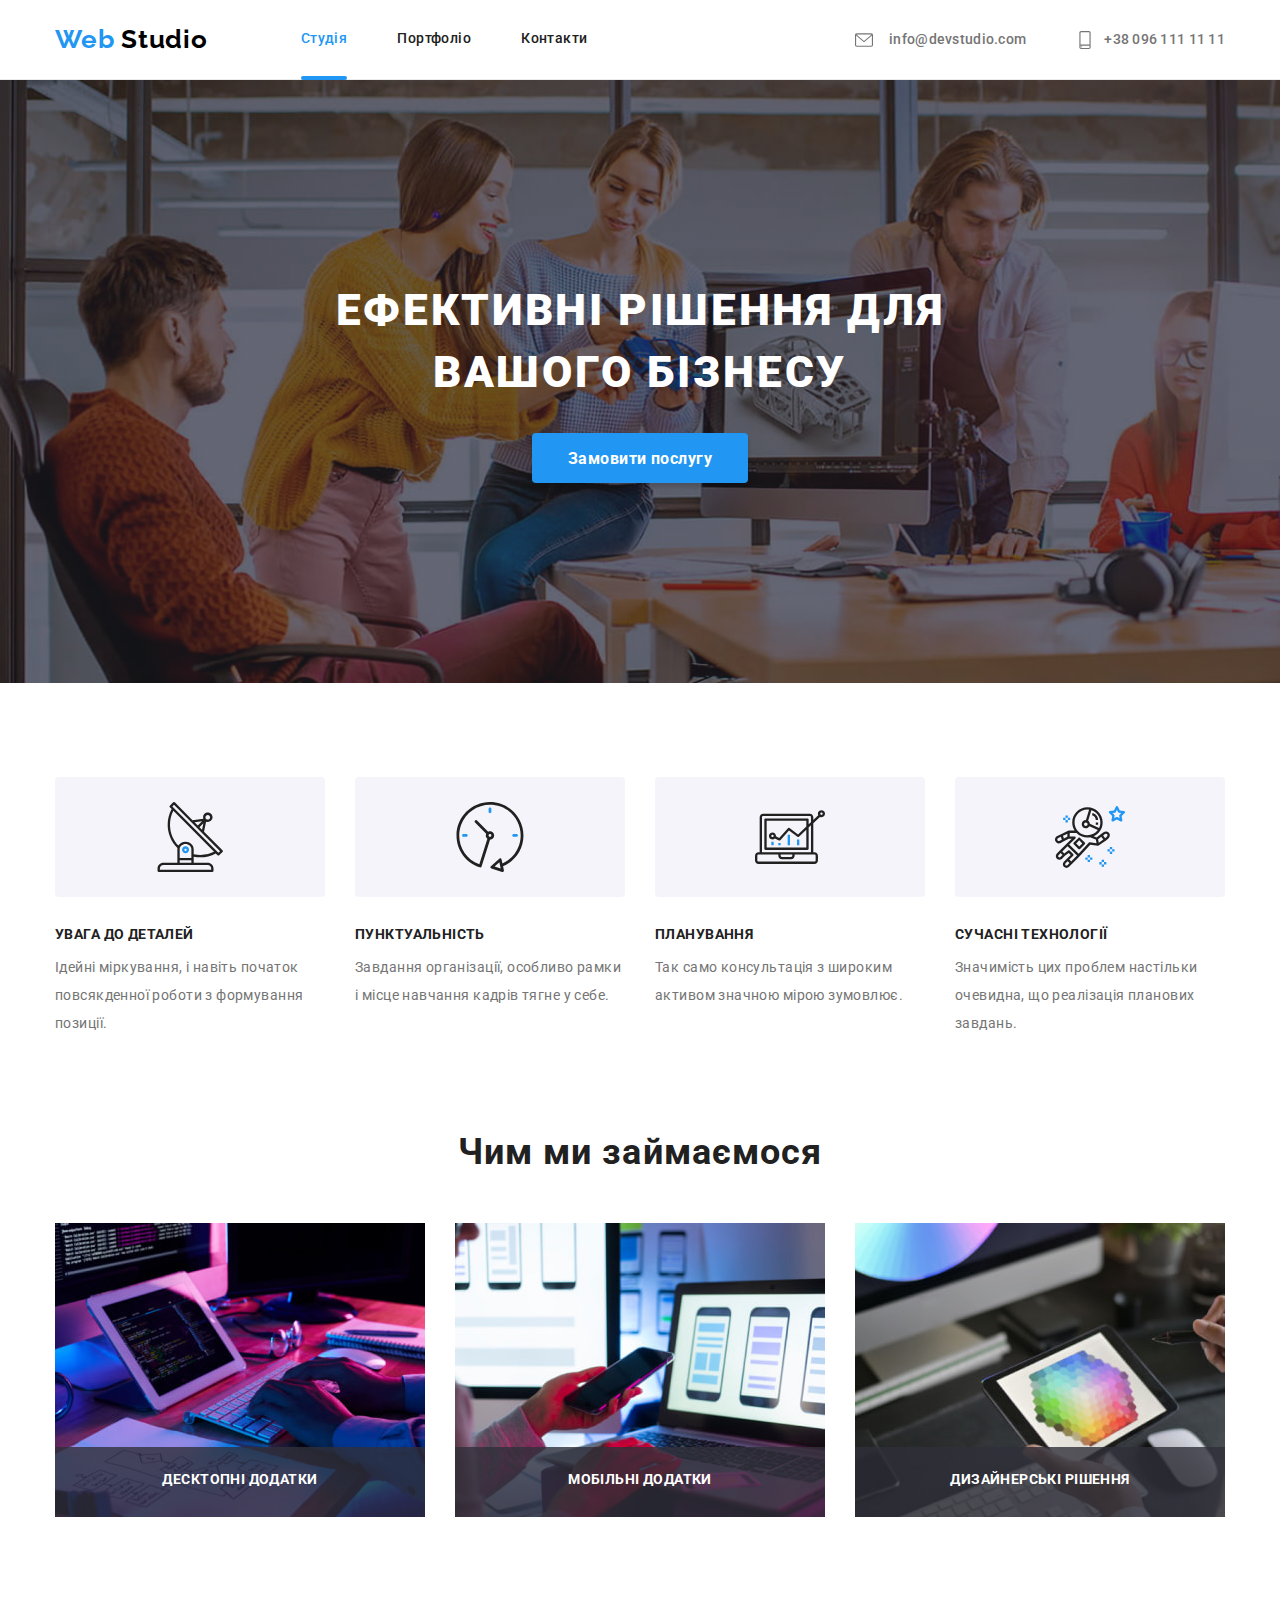
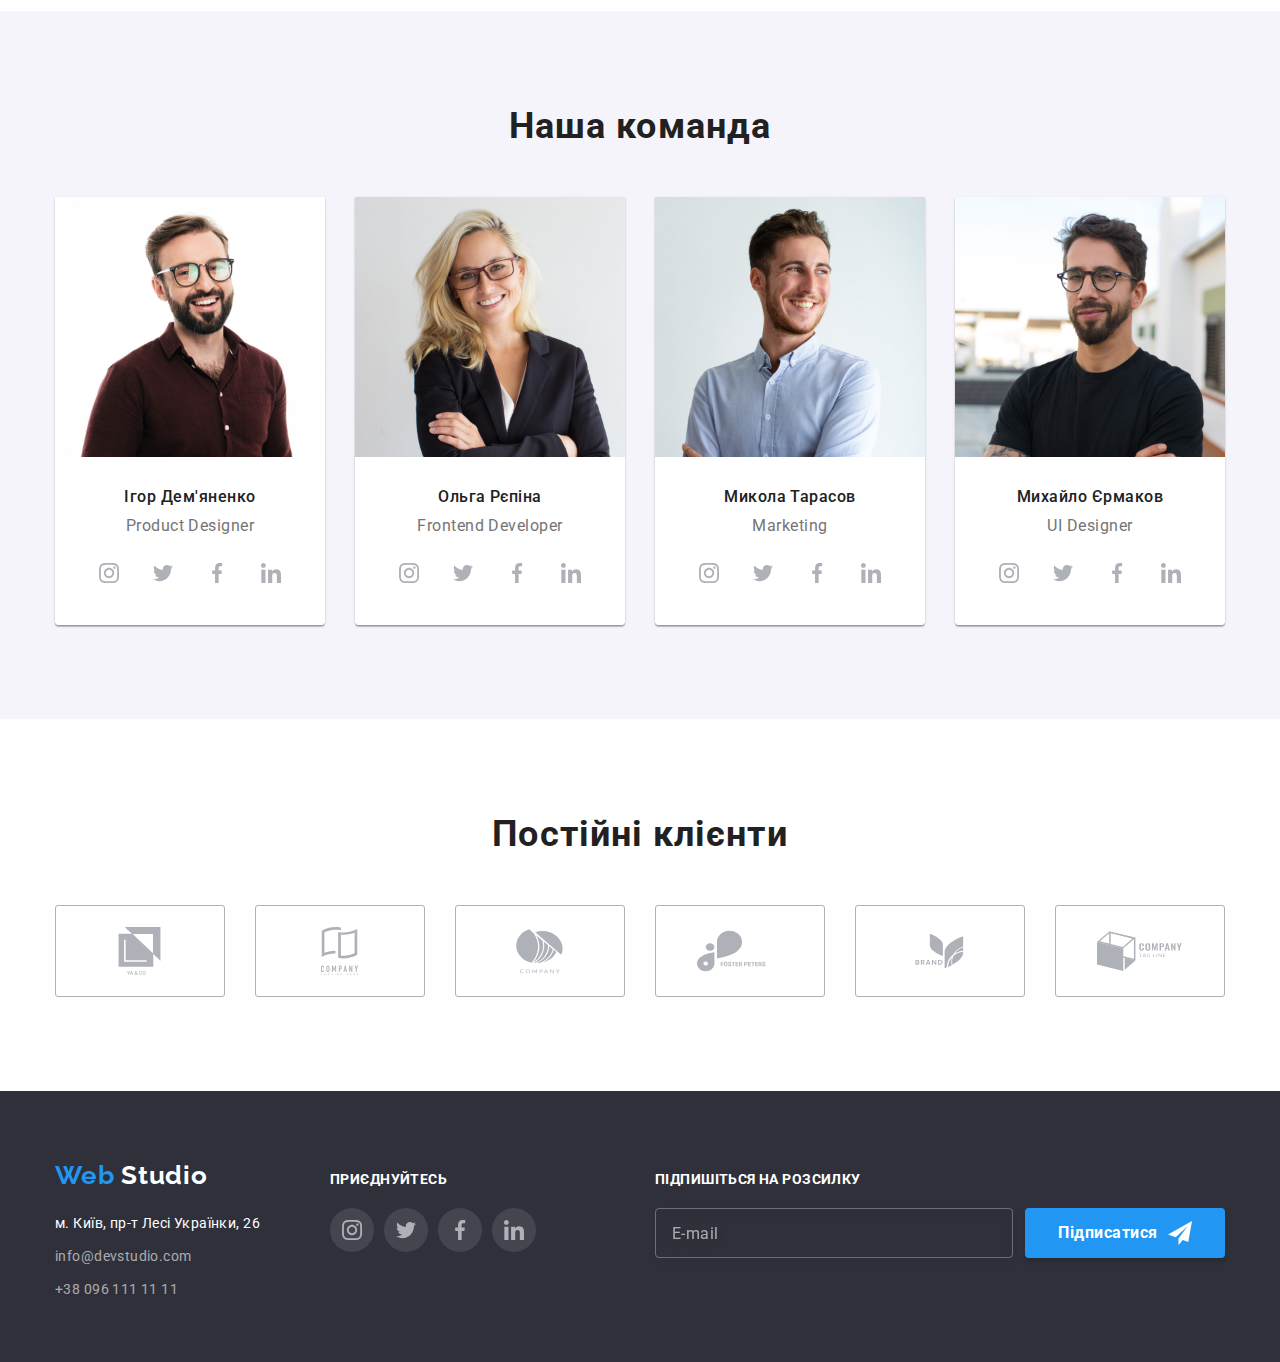
<file: index.html>
<!DOCTYPE html>
<html lang="uk">
	<head>
		<meta charset="UTF-8" />
		<meta http-equiv="X-UA-Compatible" content="IE=edge" />
		<meta name="viewport" content="width=device-width, initial-scale=1.0" />
		<title>Document</title>

		<link rel="preconnect" href="https://fonts.googleapis.com" />
		<link rel="preconnect" href="https://fonts.gstatic.com" crossorigin />
		<link
			href="https://fonts.googleapis.com/css2?family=Raleway:wght@700&family=Roboto:wght@400;500;700;900&display=swap"
			rel="stylesheet"
		/>

		<link
			rel="stylesheet"
			href="https://cdnjs.cloudflare.com/ajax/libs/modern-normalize/1.1.0/modern-normalize.min.css"
		/>
		<link rel="stylesheet" href="./css/main.min.css">
	</head>
	<body class="page">
		<header class="header">
			<div class="container flex-wrapper">
				<nav class="nav flex-wrapper">
					<a href="./index.html" class="logo">
						<span class="logo--accent">Web</span>
						Studio
					</a>
					<ul class="nav__list list">
						<li class="nav__li-item"><a class="nav__link nav__link--current" href="./index.html">Студія</a></li>
						<li class="nav__li-item"><a class="nav__link" href="./portfolio.html">Портфоліо</a></li>
						<li class="nav__li-item"><a class="nav__link" href="/">Контакти</a></li>
					</ul>
				</nav>
				<ul class="auth-nav list flex-wrapper">
					<li class="auth-nav__li-item">
						<a href="mailto:info@devstudio.com" class="auth-nav__link">
							<svg class="auth-nav__icon auth-nav__icon--envelope">
								<use href="./images/icons.svg#envelope"></use>
							</svg>
							info@devstudio.com
						</a>
					</li>
					<li class="auth-nav__li-item">
						<a href="tel:+380961111111" class="auth-nav__link">
							<svg class="auth-nav__icon auth-nav__icon--smartphon">
								<use href="./images/icons.svg#smartphone"></use>
							</svg>
							+38 096 111 11 11
						</a>
					</li>
				</ul>
			</div>
		</header>
		<main>
			<section class="hero">
				<div class="container">
					<h1 class="hero__title">
						Ефективні рішення для
						<br />
						вашого бізнесу
					</h1>
					<button type="button" class="button button--main" data-modal-open>Замовити послугу</button>
				</div>
			</section>
			<section class="features">
				<div class="container">
					<h2 class="section__title visually-hidden">Особливості</h2>
					<ul class="features__list list">
						<li class="features__li-item">
							<div class="features__items">
								<svg class="features__icon" width="70" height="70">
									<use href="./images/icons.svg#antenna"></use>
								</svg>
							</div>
							<h3 class="features__title">Увага до деталей</h3>
							<p class="features__txt">Ідейні міркування, і навіть початок повсякденної роботи з формування позиції.</p>
						</li>
						<li class="features__li-item">
							<div class="features__items">
								<svg class="features__icon" width="70" height="70">
									<use href="./images/icons.svg#clock"></use>
								</svg>
							</div>
							<h3 class="features__title">Пунктуальність</h3>
							<p class="features__txt">Завдання організації, особливо рамки і місце навчання кадрів тягне у себе.</p>
						</li>
						<li class="features__li-item">
							<div class="features__items">
								<svg class="features__icon" width="70" height="70">
									<use href="./images/icons.svg#diagram"></use>
								</svg>
							</div>
							<h3 class="features__title">Планування</h3>

							<p class="features__txt">Так само консультація з широким активом значною мірою зумовлює.</p>
						</li>
						<li class="features__li-item">
							<div class="features__items">
								<svg class="features__icon" width="70" height="70">
									<use href="./images/icons.svg#astronaut"></use>
								</svg>
							</div>
							<h3 class="features__title">Сучасні технології</h3>
							<p class="features__txt">Значимість цих проблем настільки очевидна, що реалізація планових завдань.</p>
						</li>
					</ul>
				</div>
			</section>
			<section class="activity">
				<div class="container">
					<h2 class="section__title">Чим ми займаємося</h2>
					<ul class="section__list list card-set">
						<li class="activity__li-item card-set__item">
							<img class="activity__img" src="./images/img_1.jpg" alt="Розробник пише код за комп'ютером " width="370" />
							<div class="activity__label">
								<h3 class="activity__subtitle">Десктопні додатки</h3>
							</div>
						</li>
						<li class="activity__li-item card-set__item">
							<img class="activity__img" src="./images/img_2.jpg" alt="Дизайнер розробляє мобільний додаток" width="370" />
							<div class="activity__label">
								<h3 class="activity__subtitle">Мобільні додатки</h3>
							</div>
						</li>
						<li class="activity__li-item card-set__item">
							<img class="activity__img" src="./images/img_3.jpg" alt="Дизайнер працює з кольорами" width="370" />
							<div class="activity__label">
								<h3 class="activity__subtitle">Дизайнерські рішення</h3>
							</div>
						</li>
					</ul>
				</div>
			</section>
			<section class="team">
				<div class="container">
					<h2 class="section__title">Наша команда</h2>
					<ul class="list card-set">
						<li class="team__li-item card-set__item card-set__item--team">
							<div class="team__card">
								<img src="./images/photo_1.jpg" alt="фото Ігор Дем'яненко" width="270" />
								<div class="team__txt">
									<h3 class="team__title">Ігор Дем'яненко</h3>
									<p class="team__position" lang="en">Product Designer</p>
									<ul class="social list flex-wrapper">
										<li class="social__item">
											<a class="social__link" href="#" target="_blank" rel="noopener norefer">
												<svg class="social__icon">
													<use href="./images/icons.svg#instagram"></use>
												</svg>
											</a>
										</li>
										<li class="social__item">
											<a class="social__link" href="#" target="_blank" rel="noopener norefer">
												<svg class="social__icon">
													<use href="./images/icons.svg#twitter"></use>
												</svg>
											</a>
										</li>
										<li class="social__item">
											<a class="social__link" href="#" target="_blank" rel="noopener norefer">
												<svg class="social__icon">
													<use href="./images/icons.svg#facebook"></use>
												</svg>
											</a>
										</li>
										<li class="social__item">
											<a class="social__link" href="#" target="_blank" rel="noopener norefer">
												<svg class="social__icon">
													<use href="./images/icons.svg#linkedin"></use>
												</svg>
											</a>
										</li>
									</ul>
								</div>
							</div>
						</li>
						<li class="team__li-item card-set__item card-set__item--team">
							<div class="team__card">
								<img src="./images/photo_2.jpg" alt="Фото Ольга Рєпіна" width="270" />
								<div class="team__txt">
									<h3 class="team__title">Ольга Рєпіна</h3>
									<p class="team__position" lang="en">Frontend Developer</p>
									<ul class="list flex-wrapper">
										<li class="social__item">
											<a class="social__link" href="#" target="_blank" rel="noopener norefer">
												<svg class="social__icon">
													<use href="./images/icons.svg#instagram"></use>
												</svg>
											</a>
										</li>
										<li class="social__item">
											<a class="social__link" href="#" target="_blank" rel="noopener norefer">
												<svg class="social__icon">
													<use href="./images/icons.svg#twitter"></use>
												</svg>
											</a>
										</li>
										<li class="social__item">
											<a class="social__link" href="#" target="_blank" rel="noopener norefer">
												<svg class="social__icon">
													<use href="./images/icons.svg#facebook"></use>
												</svg>
											</a>
										</li>
										<li class="social__item">
											<a class="social__link" href="#" target="_blank" rel="noopener norefer">
												<svg class="social__icon">
													<use href="./images/icons.svg#linkedin"></use>
												</svg>
											</a>
										</li>
									</ul>
								</div>
							</div>
						</li>
						<li class="team__li-item card-set__item card-set__item--team">
							<div class="team__card">
								<img src="./images/photo_3.jpg" alt="Фото Микола Тарасов" width="270" />
								<div class="team__txt">
									<h3 class="team__title">Микола Тарасов</h3>
									<p class="team__position" lang="en">Marketing</p>
									<ul class="list flex-wrapper">
										<li class="social__item">
											<a class="social__link" href="#" target="_blank" rel="noopener norefer">
												<svg class="social__icon">
													<use href="./images/icons.svg#instagram"></use>
												</svg>
											</a>
										</li>
										<li class="social__item">
											<a class="social__link" href="#" target="_blank" rel="noopener norefer">
												<svg class="social__icon">
													<use href="./images/icons.svg#twitter"></use>
												</svg>
											</a>
										</li>
										<li class="social__item">
											<a class="social__link" href="#" target="_blank" rel="noopener norefer">
												<svg class="social__icon">
													<use href="./images/icons.svg#facebook"></use>
												</svg>
											</a>
										</li>
										<li class="social__item">
											<a class="social__link" href="#" target="_blank" rel="noopener norefer">
												<svg class="social__icon">
													<use href="./images/icons.svg#linkedin"></use>
												</svg>
											</a>
										</li>
									</ul>
								</div>
							</div>
						</li>
						<li class="team__li-item card-set__item card-set__item--team">
							<div class="team__card">
								<img src="./images/photo_4.jpg" alt="Фото Михайло Єрмаков" width="270" />
								<div class="team__txt">
									<h3 class="team__title">Михайло Єрмаков</h3>
									<p class="team__position" lang="en">UI Designer</p>
									<div>
										<ul class="list flex-wrapper">
											<li class="social__item">
												<a class="social__link" href="#" target="_blank" rel="noopener norefer">
													<svg class="social__icon">
														<use href="./images/icons.svg#instagram"></use>
													</svg>
												</a>
											</li>
											<li class="social__item">
												<a class="social__link" href="#" target="_blank" rel="noopener norefer">
													<svg class="social__icon">
														<use href="./images/icons.svg#twitter"></use>
													</svg>
												</a>
											</li>
											<li class="social__item">
												<a class="social__link" href="#" target="_blank" rel="noopener norefer">
													<svg class="social__icon">
														<use href="./images/icons.svg#facebook"></use>
													</svg>
												</a>
											</li>
											<li class="social__item">
												<a class="social__link" href="#" target="_blank" rel="noopener norefer">
													<svg class="social__icon">
														<use href="./images/icons.svg#linkedin"></use>
													</svg>
												</a>
											</li>
										</ul>
									</div>
								</div>
							</div>
						</li>
					</ul>
				</div>
			</section>
			<div class="clients">
				<div class="container">
					<h2 class="section__title">Постійні клієнти</h2>
					<ul class="list flex-wrapper">
						<li class="clients__item">
							<a href="#" class="clients__link">
								<svg class="clients__logo">
									<use href="./images/icons.svg#logo-1"></use>
								</svg>
							</a>
						</li>
						<li class="clients__item">
							<a href="#" class="clients__link">
								<svg class="clients__logo">
									<use href="./images/icons.svg#logo-2"></use>
								</svg>
							</a>
						</li>
						<li class="clients__item">
							<a href="#" class="clients__link">
								<svg class="clients__logo">
									<use href="./images/icons.svg#logo-3"></use>
								</svg>
							</a>
						</li>
						<li class="clients__item">
							<a href="#" class="clients__link">
								<svg class="clients__logo">
									<use href="./images/icons.svg#logo-4"></use>
								</svg>
							</a>
						</li>
						<li class="clients__item">
							<a href="#" class="clients__link">
								<svg class="clients__logo">
									<use href="./images/icons.svg#logo-5"></use>
								</svg>
							</a>
						</li>
						<li class="clients__item">
							<a href="#" class="clients__link">
								<svg class="clients__logo">
									<use href="./images/icons.svg#logo-6"></use>
								</svg>
							</a>
						</li>
					</ul>
				</div>
			</section>
		</main>
		<footer class="footer">
			<div class="container footer__wrapper">
				<div class="footer__wrapper">
					<div class="footer__contacts">
						<a href="./index.html" class="logo logo--dark-them">
							<span class="logo--accent">Web</span>
							Studio
						</a>
						<address class="footer__contacts">
							<ul class="list">
								<li class="footer__contacts footer__contacts--physical">
									<a
										href="https://goo.gl/maps/3icZk8ziE2WaZkWX6"
										target="_blank"
										rel="noopener noreferrer"
										class="footer__link footer__link--physical"
									>
										м. Київ, пр-т Лесі Українки, 26
									</a>
								</li>
								<li class="footer__contacts"><a class="footer__link" href="mailto:info@devstudio.com">info@devstudio.com</a></li>
								<li class="footer__contacts"><a class="footer__link" href="tel:+380961111111">+38 096 111 11 11</a></li>
							</ul>
						</address>
					</div>
					<div class="footer__join">
						<h2 class="footer__title">приєднуйтесь</h2>
						<ul class="social list flex-wrapper">
							<li class="social__item">
								<a class="social__link" href="#" target="_blank" rel="noopener norefer">
									<svg class="social__icon social__icon--dsrk-them">
										<use href="./images/icons.svg#instagram"></use>
									</svg>
								</a>
							</li>
							<li class="social__item">
								<a class="social__link" href="#" target="_blank" rel="noopener norefer">
									<svg class="social__icon social__icon--dsrk-them">
										<use href="./images/icons.svg#twitter"></use>
									</svg>
								</a>
							</li>
							<li class="social__item">
								<a class="social__link" href="#" target="_blank" rel="noopener norefer">
									<svg class="social__icon social__icon--dsrk-them">
										<use href="./images/icons.svg#facebook"></use>
									</svg>
								</a>
							</li>
							<li class="social__item">
								<a class="social__link" href="#" target="_blank" rel="noopener norefer">
									<svg class="social__icon social__icon--dsrk-them">
										<use href="./images/icons.svg#linkedin"></use>
									</svg>
								</a>
							</li>
						</ul>
					</div>
				</div>
				<div class="footer__subscribe">
					<h2 class="footer__title">Підпишіться на розсилку</h2>
					<form class="footer__form">
						<div class="footer__send-block">
						<input class="footer__input" type="email" name="email" placeholder="E-mail" id="email"/>
						<button class="button button--send" type="submit">Підписатися
							<svg class="button__icon">
								<use href="./images/icons.svg#icon-send"></use>
							</svg>
						</button>
						</div>
					</form>
				</div>
			</div>
		</footer>
		<div class="backdrop is-hidden" data-modal>
			<div class="modal">
				<button type="button" class="modal__close" data-modal-close></button>
				<h2 class="modal__title">
					Залиште свої дані, ми вам передзвонимо
				</h2>
				<form name="modal__form" autocomplete="on" class="modal-form">
					<label class="modal__label">
						Ім'я
						<input class="modal__input" type="text" name="name">
						<span class="modal__icon-wrap">
							<svg class="modal__icon" width="18" height="18">
								<use href="./images/icons.svg#person-black"></use>
							</svg>
						</span>
					</label>
					
					<label class="modal__label">
						Телефон
						<input class="modal__input" type="tel" name="tel">
						<span class="modal__icon-wrap">
							<svg class="modal__icon" width="18" height="18">
								<use href="./images/icons.svg#phone-black"></use>
							</svg>
						</span>
					</label>
					
					<label class="modal__label">
						Пошта
						<input class="modal__input" type="email" name="mail">
						<span class="modal__icon-wrap">
							<svg class="modal__icon" width="18" height="18">
								<use href="./images/icons.svg#email-black"></use>
							</svg>
						</span>
					</label>
					
					<label class="modal__label">
						Коментар
						<textarea class="modal__comment" name="comment" rows="8" placeholder="Введіть текст"></textarea>
					</label>
					
					<label class="checkbox">
						<input class="checkbox__input" type="checkbox" name="policy">
						<svg class="checkbox__icon" width="18" height="18">
							<use href="./images/icons.svg#check"></use>
						</svg>
						Погоджуюся з розсилкою та приймаю 
						<a class="checkbox__link" href="#"> Умови договору</a>
					</label>

					<button class="button button--main" type="submit">Відправити</button>
				</form>
			</div>
		</div>
		<script src="./js/modal.js"></script>
	</body>
</html>
</file>
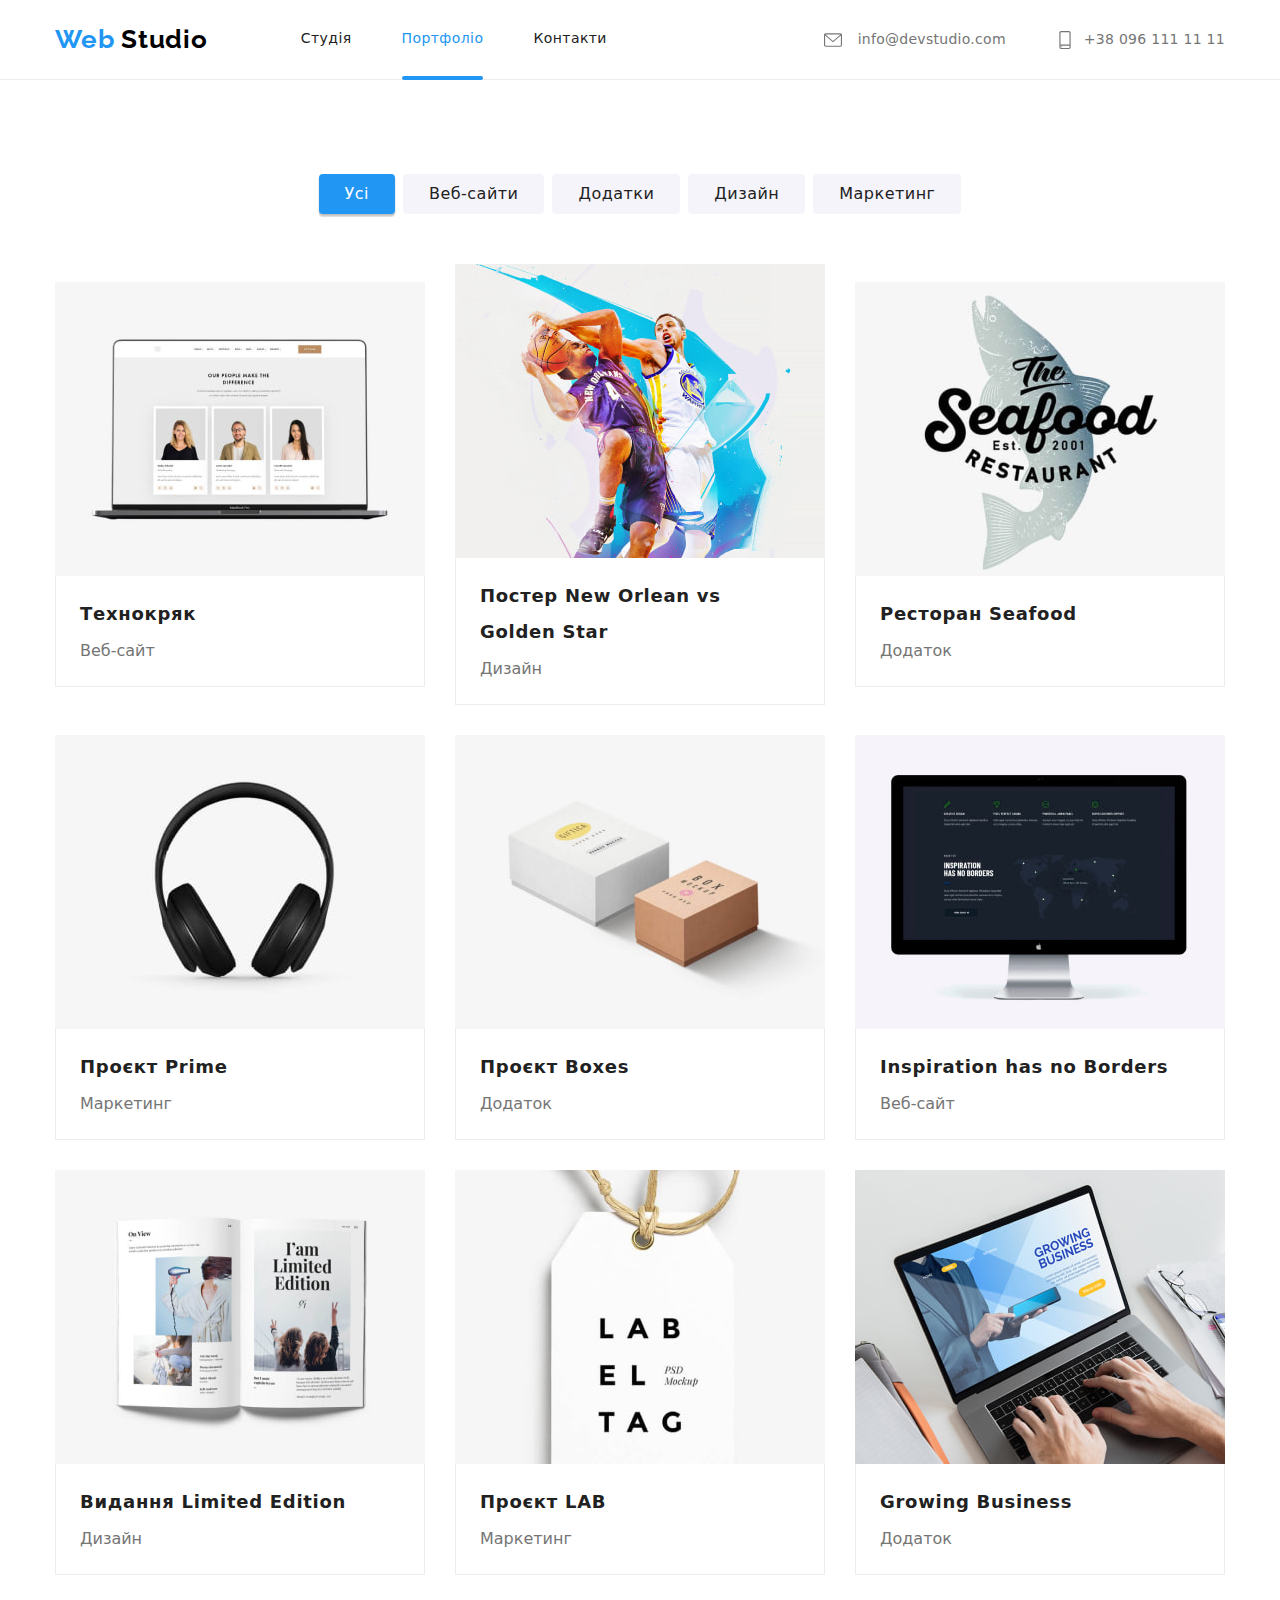
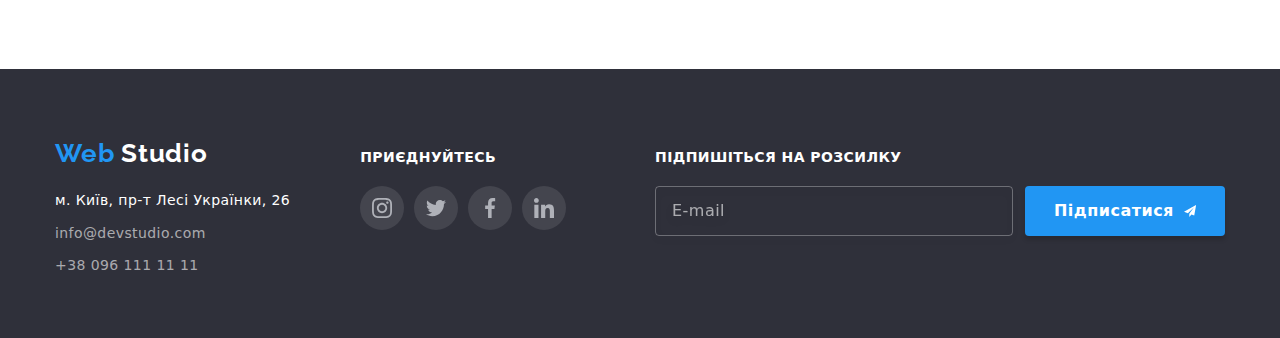
<file: portfolio.html>
<!DOCTYPE html>
<html lang="uk">
	<head>
		<meta charset="UTF-8" />
		<meta http-equiv="X-UA-Compatible" content="IE=edge" />
		<meta name="viewport" content="width=device-width, initial-scale=1.0" />
		<title>Document</title>
		<link rel="preconnect" href="https://fonts.googleapis.com" />
		<link rel="preconnect" href="https://fonts.gstatic.com" crossorigin />
		<link
			href="https://fonts.googleapis.com/css2?family=Raleway:wght@700&family=Roboto:wght@400;500;700;900&display=swap"
			rel="stylesheet"
		/>
		<link
			rel="stylesheet"
			href="https://cdnjs.cloudflare.com/ajax/libs/modern-normalize/1.1.0/modern-normalize.min.css"
		/>
		<link rel="stylesheet" href="./css/main.min.css">
	</head>
	<body>
		<header class="header">
			<div class="container flex-wrapper">
				<nav class="nav flex-wrapper">
					<a href="./index.html" class="logo">
						<span class="logo--accent">Web</span>
						Studio
					</a>
					<ul class="nav__list list">
						<li class="nav__li-item"><a class="nav__link" href="./index.html">Студія</a></li>
						<li class="nav__li-item"><a class="nav__link nav__link--current" href="./portfolio.html">Портфоліо</a></li>
						<li class="nav__li-item"><a class="nav__link" href="/">Контакти</a></li>
					</ul>
				</nav>
				<ul class="auth-nav list flex-wrapper">
					<li class="auth-nav__li-item">
						<a href="mailto:info@devstudio.com" class="auth-nav__link">
							<svg class="auth-nav__icon auth-nav__icon--envelope">
								<use href="./images/icons.svg#envelope"></use>
							</svg>
							info@devstudio.com
						</a>
					</li>
					<li class="auth-nav__li-item">
						<a href="tel:+380961111111" class="auth-nav__link">
							<svg class="auth-nav__icon auth-nav__icon--smartphon">
								<use href="./images/icons.svg#smartphone"></use>
							</svg>
							+38 096 111 11 11
						</a>
					</li>
				</ul>
			</div>
		</header>
		<main>
			<section class="portfolio">
				<div class="container">
					<h1 class="visually-hidden">Наші проєкти</h1>
					<ul class="list portfolio-nav">
						<li class="portfolio-nav__item">
							<button type="button" class="portfolio-nav__btn active">Усі</button>
						</li>
						<li class="portfolio-nav__item">
							<button type="button" class="portfolio-nav__btn">Веб-сайти</button>
						</li>
						<li class="portfolio-nav__item">
							<button type="button" class="portfolio-nav__btn">Додатки</button>
						</li>
						<li class="portfolio-nav__item">
							<button type="button" class="portfolio-nav__btn">Дизайн</button>
						</li>
						<li class="portfolio-nav__item">
							<button type="button" class="portfolio-nav__btn">Маркетинг</button>
						</li>
					</ul>
					<ul class="list card-set">
						<li class="portfolio__item card-set__item">
							<a href="#" class="portfolio__link">
								<div class="portfolio__thumb">
									<div class="portfolio__overlay">
										<p class="portfolio__overlay-txt">Ресурс пропонує комплексні пропозиції з різним рівнем функціоналу та сервісів. Все це дозволить відвідувачу отримати вичерпні відомості про компанію чи приватну особу.</p>
									</div>
									<img src="./images/portfolio_img_1.jpg" alt="Веб-сайт компанії Технокряк" width="370" />
								</div>
								<div class="portfolio__info">
									<h2 class="portfolio__subtitle">Технокряк</h2>
									<p class="portfolio__text">Веб-сайт</p>
								</div>
							</a>
						</li>
						<li class="portfolio__item card-set__item">
							<a href="#" class="portfolio__link">
								<div class="portfolio__thumb">
									<div class="portfolio__overlay">
										<p class="portfolio__overlay-txt">Ресурс пропонує комплексні пропозиції з різним рівнем функціоналу та сервісів. Все це дозволить відвідувачу отримати вичерпні відомості про компанію чи приватну особу.</p>
									</div>
								<img src="./images/portfolio_img_2.jpg" alt="Дизайн постера New Orlean vsGolden Star" width="370" />
									</div>
								<div class="portfolio__info">
									<h2 class="portfolio__subtitle">Постер New Orlean vs Golden Star</h2>
									<p class="portfolio__text">Дизайн</p>
								</div>
							</a>
						</li>
						<li class="portfolio__item card-set__item">
							<a href="#" class="portfolio__link">
																<div class="portfolio__thumb">
									<div class="portfolio__overlay">
										<p class="portfolio__overlay-txt">Ресурс пропонує комплексні пропозиції з різним рівнем функціоналу та сервісів. Все це дозволить відвідувачу отримати вичерпні відомості про компанію чи приватну особу.</p>
									</div>
								<img src="./images/portfolio_img_3.jpg" alt="Логотип ресторану Seafood" width="370" />
									</div>
								<div class="portfolio__info">
									<h2 class="portfolio__subtitle">Ресторан Seafood</h2>
									<p class="portfolio__text">Додаток</p>
								</div>
							</a>
						</li>
						<li class="portfolio__item card-set__item">
							<a href="#" class="portfolio__link">
																<div class="portfolio__thumb">
									<div class="portfolio__overlay">
										<p class="portfolio__overlay-txt">Ресурс пропонує комплексні пропозиції з різним рівнем функціоналу та сервісів. Все це дозволить відвідувачу отримати вичерпні відомості про компанію чи приватну особу.</p>
									</div>
								<img src="./images/portfolio_img_4.jpg" alt="Навушники чорного кольору" width="370" />
									</div>
								<div class="portfolio__info">
									<h2 class="portfolio__subtitle">Проєкт Prime</h2>
									<p class="portfolio__text">Маркетинг</p>
								</div>
							</a>
						</li>
						<li class="portfolio__item card-set__item">
							<a href="#" class="portfolio__link">
																<div class="portfolio__thumb">
									<div class="portfolio__overlay">
										<p class="portfolio__overlay-txt">Ресурс пропонує комплексні пропозиції з різним рівнем функціоналу та сервісів. Все це дозволить відвідувачу отримати вичерпні відомості про компанію чи приватну особу.</p>
									</div>
								<img src="./images/portfolio_img_5.jpg" alt="Дві картонних коробки з лого Boxes" width="370" />
									</div>
								<div class="portfolio__info">
									<h2 class="portfolio__subtitle">Проєкт Boxes</h2>
									<p class="portfolio__text">Додаток</p>
								</div>
							</a>
						</li>
						<li class="portfolio__item card-set__item">
							<a href="#" class="portfolio__link">
																<div class="portfolio__thumb">
									<div class="portfolio__overlay">
										<p class="portfolio__overlay-txt">Ресурс пропонує комплексні пропозиції з різним рівнем функціоналу та сервісів. Все це дозволить відвідувачу отримати вичерпні відомості про компанію чи приватну особу.</p>
									</div>
								<img
									src="./images/portfolio_img_6.jpg"
									alt="Компьютер з відкритим сайтом Inspiration has no Borders"
									width="370"
								/>
									</div>
								<div class="portfolio__info">
									<h2 class="portfolio__subtitle">Inspiration has no Borders</h2>
									<p class="portfolio__text">Веб-сайт</p>
								</div>
							</a>
						</li>
						<li class="portfolio__item card-set__item">
							<a href="#" class="portfolio__link">
																<div class="portfolio__thumb">
									<div class="portfolio__overlay">
										<p class="portfolio__overlay-txt">Ресурс пропонує комплексні пропозиції з різним рівнем функціоналу та сервісів. Все це дозволить відвідувачу отримати вичерпні відомості про компанію чи приватну особу.</p>
									</div>
								<img
									src="./images/portfolio_img_7.jpg"
									alt="Дизайн розвороту книги видання Limited Edition"
									width="370"
								/>
									</div>
								<div class="portfolio__info">
									<h2 class="portfolio__subtitle">Видання Limited Edition</h2>
									<p class="portfolio__text">Дизайн</p>
								</div>
							</a>
						</li>
						<li class="portfolio__item card-set__item">
							<a href="#" class="portfolio__link">
																<div class="portfolio__thumb">
									<div class="portfolio__overlay">
										<p class="portfolio__overlay-txt">Ресурс пропонує комплексні пропозиції з різним рівнем функціоналу та сервісів. Все це дозволить відвідувачу отримати вичерпні відомості про компанію чи приватну особу.</p>
									</div>
								<img src="./images/portfolio_img_8.jpg" alt="Паперовий тег з логотипом Проєкт LAB" width="370" />
									</div>
								<div class="portfolio__info">
									<h2 class="portfolio__subtitle">Проєкт LAB</h2>
									<p class="portfolio__text">Маркетинг</p>
								</div>
							</a>
						</li>
						<li class="portfolio__item card-set__item">
							<a href="#" class="portfolio__link">
								<div class="portfolio__thumb">
									<div class="portfolio__overlay">
										<p class="portfolio__overlay-txt">Ресурс пропонує комплексні пропозиції з різним рівнем функціоналу та сервісів. Все це дозволить відвідувачу отримати вичерпні відомості про компанію чи приватну особу.</p>
									</div>
								<img src="./images/portfolio_img_9.jpg" alt="Відкритий ноутбук з додатком Growing Business" width="370" />
									</div>
								<div class="portfolio__info">
									<h2 class="portfolio__subtitle">Growing Business</h2>
									<p class="portfolio__text">Додаток</p>
								</div>
							</a>
						</li>
					</ul>
				</div>
			</section>
		</main>
		<footer class="footer">
			<div class="container footer__wrapper">
				<div class="footer__wrapper">
					<div class="footer__contacts">
						<a href="./index.html" class="logo logo--dark-them">
							<span class="logo--accent">Web</span>
							Studio
						</a>
						<address class="footer__contacts">
							<ul class="list">
								<li class="footer__contacts footer__contacts--physical">
									<a
										href="https://goo.gl/maps/3icZk8ziE2WaZkWX6"
										target="_blank"
										rel="noopener noreferrer"
										class="footer__link footer__link--physical"
									>
										м. Київ, пр-т Лесі Українки, 26
									</a>
								</li>
								<li class="footer__contacts"><a class="footer__link" href="mailto:info@devstudio.com">info@devstudio.com</a></li>
								<li class="footer__contacts"><a class="footer__link" href="tel:+380961111111">+38 096 111 11 11</a></li>
							</ul>
						</address>
					</div>
					<div class="footer__join">
						<h2 class="footer__title">приєднуйтесь</h2>
						<ul class="social list flex-wrapper">
							<li class="social__item">
								<a class="social__link" href="#" target="_blank" rel="noopener norefer">
									<svg class="social__icon social__icon--dsrk-them">
										<use href="./images/icons.svg#instagram"></use>
									</svg>
								</a>
							</li>
							<li class="social__item">
								<a class="social__link" href="#" target="_blank" rel="noopener norefer">
									<svg class="social__icon social__icon--dsrk-them">
										<use href="./images/icons.svg#twitter"></use>
									</svg>
								</a>
							</li>
							<li class="social__item">
								<a class="social__link" href="#" target="_blank" rel="noopener norefer">
									<svg class="social__icon social__icon--dsrk-them">
										<use href="./images/icons.svg#facebook"></use>
									</svg>
								</a>
							</li>
							<li class="social__item">
								<a class="social__link" href="#" target="_blank" rel="noopener norefer">
									<svg class="social__icon social__icon--dsrk-them">
										<use href="./images/icons.svg#linkedin"></use>
									</svg>
								</a>
							</li>
						</ul>
					</div>
				</div>
				<div class="footer__subscribe">
					<h2 class="footer__title">Підпишіться на розсилку</h2>
					<form class="footer__form">
						<div class="footer__send-block">
						<input class="footer__input" type="email" name="email" placeholder="E-mail" id="email"/>
						<button class="button--send" type="submit">Підписатися
							<svg class="button__icon">
								<use href="./images/icons.svg#icon-send"></use>
							</svg>
						</button>
						</div>
					</form>
				</div>
			</div>
		</footer>
	</body>
</html>
</file>
<file: css/main.min.css>
:root{--main-font: "Roboto", Verdana, Arial, Helvetica, sans-serif;--main-font-size: 14px;--main-text-color: #757575;--title-text-color: #212121;--acsent-color: #2196F3;--white-color: #FFFFFF;--light-bg-color: #F5F4FA;--dark-bg-color: #2F303A;--button-color: #F5F4FA;--icons-color: #AFB1B8;--items: 3;--indent: 30px}h1,h2,h3,ul,p,img{margin:0}img{display:block}.list{padding:0;list-style:none}.visually-hidden{position:absolute;width:1px;height:1px;margin:-1px;border:0;padding:0;white-space:nowrap;-webkit-clip-path:inset(100%);clip-path:inset(100%);clip:rect(0 0 0 0);overflow:hidden}html{scroll-behavior:smooth}.flex-wrapper{display:-webkit-box;display:-ms-flexbox;display:flex;-webkit-box-align:center;-ms-flex-align:center;align-items:center}.page{font-family:var(--main-font);font-style:normal;font-weight:400;font-size:14px;line-height:1.71;letter-spacing:.03em;color:var(--main-text-color);background-color:var(--white-color);position:relative}.container{width:1200px;padding:0 15px;margin:0 auto}.section__title{margin-bottom:50px;text-align:center;font-weight:700;font-size:36px;line-height:1.167;letter-spacing:.03em;color:var(--title-text-color)}.card-set{display:-webkit-box;display:-ms-flexbox;display:flex;-webkit-box-align:center;-ms-flex-align:center;align-items:center;-ms-flex-wrap:wrap;flex-wrap:wrap;gap:var(--indent)}.card-set__item{-ms-flex-preferred-size:calc((100% - var(--indent)*(var(--items) - 1))/var(--items));flex-basis:calc((100% - var(--indent)*(var(--items) - 1))/var(--items))}.card-set__item--team{--items: 4}.portfolio-nav__btn,.button--send,.button--main{cursor:pointer;border-radius:4px;border:1px solid rgba(0,0,0,0)}.button--main{display:block;margin:0 auto;padding:10px 32px;width:216px;height:50px;font-weight:700;font-size:16px;line-height:1.88;letter-spacing:.03em;color:var(--white-color);-webkit-box-shadow:0px 4px 4px rgba(0,0,0,.15);box-shadow:0px 4px 4px rgba(0,0,0,.15);background-color:var(--acsent-color)}.button--send{background-color:var(--acsent-color);width:200px;padding:9px 28px;display:-webkit-box;display:-ms-flexbox;display:flex;-webkit-box-pack:center;-ms-flex-pack:center;justify-content:center;-webkit-box-align:center;-ms-flex-align:center;align-items:center;font-weight:700;font-size:16px;line-height:1.88;letter-spacing:.03em;color:var(--white-color);-webkit-box-shadow:0px 4px 4px rgba(0,0,0,.15);box-shadow:0px 4px 4px rgba(0,0,0,.15)}.button__icon{margin-left:10px;width:24px;height:24px;fill:var(--white-color)}.logo{margin-right:93px;text-decoration:none;font-family:"Raleway",sans-serif;font-weight:700;font-size:26px;line-height:1.19;letter-spacing:.03em;color:#000}.logo--accent{color:var(--acsent-color)}.logo--dark-them{margin-right:0;color:var(--white-color)}.header{border-bottom:1px solid #ececec;height:80px;border-bottom:1px solid #ececec;display:-webkit-box;display:-ms-flexbox;display:flex}.nav__list{display:-webkit-box;display:-ms-flexbox;display:flex;-webkit-box-pack:justify;-ms-flex-pack:justify;justify-content:space-between;-webkit-box-align:center;-ms-flex-align:center;align-items:center}.nav__link{display:inline-block;padding-top:32px;padding-bottom:33px;font-weight:500;font-size:14px;line-height:1.14;letter-spacing:.03em;color:#212121;text-decoration:none;-webkit-transition:color 250ms cubic-bezier(0.4, 0, 0.2, 1);transition:color 250ms cubic-bezier(0.4, 0, 0.2, 1)}.nav__link--current{color:var(--acsent-color);position:relative}.nav__link--current::after{content:"";position:absolute;bottom:0;display:block;width:100%;height:4px;background-color:var(--acsent-color);border-radius:2px}.nav__link:hover,.nav__link:focus{color:var(--acsent-color)}.nav__li-item:not(:first-child){margin-left:50px}.auth-nav{margin-left:auto}.auth-nav__li-item+.auth-nav__li-item{margin-left:50px}.auth-nav__link{display:-webkit-box;display:-ms-flexbox;display:flex;-webkit-box-align:center;-ms-flex-align:center;align-items:center;font-weight:500;font-size:14px;line-height:1.14;letter-spacing:.02em;color:var(--main-text-color);text-decoration:none;-webkit-transition:color 250ms cubic-bezier(0.4, 0, 0.2, 1);transition:color 250ms cubic-bezier(0.4, 0, 0.2, 1)}.auth-nav__link:hover,.auth-nav__link:focus{color:var(--acsent-color)}.auth-nav__icon{display:inline-block;fill:currentcolor}.auth-nav__icon--envelope{margin-right:10px;width:30px;height:18px}.auth-nav__icon--smartphon{margin-right:10px;width:18px;height:30px}.hero{padding-top:200px;padding-bottom:200px;max-width:1600px;margin:0 auto;background-color:var(--dark-bg-color);text-align:center;background-image:-webkit-gradient(linear, left top, right top, from(rgba(47, 48, 58, 0.4)), to(rgba(47, 48, 58, 0.4))),url("../images/hero_bg.jpg");background-image:linear-gradient(to right, rgba(47, 48, 58, 0.4), rgba(47, 48, 58, 0.4)),url("../images/hero_bg.jpg");background-size:cover;background-repeat:no-repeat}.hero__title{margin-bottom:30px;font-weight:900;font-size:44px;line-height:1.4;letter-spacing:.06em;color:var(--white-color);text-transform:uppercase}.features{padding-top:94px;padding-bottom:0px;border-color:var(--white-color)}.features__list{display:-webkit-box;display:-ms-flexbox;display:flex;-webkit-box-align:start;-ms-flex-align:start;align-items:flex-start}.features__li-item{width:calc((100% - 90px)/4);margin-right:30px}.features__li-item:last-child{margin-right:0}.features__items{display:-webkit-box;display:-ms-flexbox;display:flex;-webkit-box-align:center;-ms-flex-align:center;align-items:center;-webkit-box-pack:center;-ms-flex-pack:center;justify-content:center;width:270px;height:120px;margin-bottom:30px;background:var(--light-bg-color);border-radius:4px}.features__icon{display:inline-block;fill:currentcolor}.features__title{margin-bottom:10px;font-weight:700;font-size:14px;line-height:1.14;letter-spacing:.03em;color:var(--title-text-color);text-transform:uppercase}.features__txt{line-height:2}.activity{padding-top:94px;padding-bottom:94px;border-color:var(--white-color)}.activity__li-item{position:relative}.activity__label{position:absolute;bottom:0;width:100%;height:70px;padding-top:25px;background-color:rgba(47,48,58,.8)}.activity__subtitle{font-weight:700;font-size:14px;line-height:1.14;letter-spacing:.03em;color:#fff;text-transform:uppercase;text-align:center}.social__icon--dsrk-them{fill:var(--white-color);-webkit-transition:fill 250ms cubic-bezier(0.4, 0, 0.2, 1);transition:fill 250ms cubic-bezier(0.4, 0, 0.2, 1)}.social__link{display:-webkit-box;display:-ms-flexbox;display:flex;-webkit-box-pack:center;-ms-flex-pack:center;justify-content:center;-webkit-box-align:center;-ms-flex-align:center;align-items:center;width:44px;height:44px;background-color:rgba(255,255,255,.1);border-radius:50%;-webkit-transition:background-color 250ms cubic-bezier(0.4, 0, 0.2, 1);transition:background-color 250ms cubic-bezier(0.4, 0, 0.2, 1)}.social__link:hover,.social__link:focus{background-color:var(--acsent-color)}.social__item{position:relative;width:calc((100% - 30px)/4);-o-object-position:center;object-position:center}.social__item:not(:first-child){margin-left:10px}.social__icon{fill:var(--icons-color);position:absolute;width:20px;height:20px;top:50%;left:50%;-webkit-transform:translate(-50%, -50%);transform:translate(-50%, -50%);-webkit-transition:fill 250ms cubic-bezier(0.4, 0, 0.2, 1);transition:fill 250ms cubic-bezier(0.4, 0, 0.2, 1)}.social__link:hover .social__icon,.social__link:focus .social__icon{fill:var(--white-color)}.team{padding-top:94px;padding-bottom:94px;background-color:var(--light-bg-color)}.team__card{border-radius:0px 0px 4px 4px;-webkit-box-shadow:0px 1px 3px rgba(0,0,0,.12),0px 1px 1px rgba(0,0,0,.14),0px 2px 1px rgba(0,0,0,.2);box-shadow:0px 1px 3px rgba(0,0,0,.12),0px 1px 1px rgba(0,0,0,.14),0px 2px 1px rgba(0,0,0,.2)}.team__txt{padding:30px 32px;border-radius:0px 0px 4px 4px;background-color:var(--white-color)}.team__title{margin-bottom:10px;text-align:center;font-weight:500;font-size:16px;line-height:1.19;letter-spacing:.03em;color:var(--title-text-color)}.team__li-item{text-align:center}.team__position{margin-bottom:16px;font-weight:400;font-size:16px;line-height:1.19;letter-spacing:.03em;color:var(--main-text-color);font-size:16px;line-height:1.19;text-align:center}.clients{padding-top:94px;padding-bottom:94px}.clients__item{height:92px;width:calc((100% - 150px)/6)}.clients__item:not(:first-child){margin-left:30px}.clients__link{display:-webkit-box;display:-ms-flexbox;display:flex;-webkit-box-pack:center;-ms-flex-pack:center;justify-content:center;-webkit-box-align:center;-ms-flex-align:center;align-items:center;width:100%;height:100%;border:1px solid #afb1b8;border-radius:3px;-webkit-transition:border 250ms cubic-bezier(0.4, 0, 0.2, 1);transition:border 250ms cubic-bezier(0.4, 0, 0.2, 1)}.clients__link:hover,.clients__link:focus{border:1px solid var(--acsent-color)}.clients__logo{fill:var(--icons-color);width:85px;height:48px;-webkit-transition:fill 250ms cubic-bezier(0.4, 0, 0.2, 1);transition:fill 250ms cubic-bezier(0.4, 0, 0.2, 1)}.clients__link:hover .clients__logo,.clients__link:focus .clients__logo{fill:var(--acsent-color)}.footer{padding-top:60px;padding-bottom:60px;background-color:var(--dark-bg-color);font-style:normal}footer .flex-wrapper{-webkit-box-align:baseline;-ms-flex-align:baseline;align-items:baseline}.footer__wrapper{display:-webkit-box;display:-ms-flexbox;display:flex;-webkit-box-align:baseline;-ms-flex-align:baseline;align-items:baseline;gap:70px}.footer__contacts{margin-top:9px}.footer__contacts--physical{margin-top:20px}.footer__link{display:inline-block;font-style:normal;font-weight:400;font-size:14px;line-height:1.71;letter-spacing:.03em;color:rgba(255,255,255,.6);text-decoration:none;-webkit-transition:color 250ms cubic-bezier(0.4, 0, 0.2, 1);transition:color 250ms cubic-bezier(0.4, 0, 0.2, 1)}.footer__link:hover,.footer__link:focus{color:var(--acsent-color)}.footer__link--physical{color:var(--white-color)}.footer__title{margin-bottom:20px;font-weight:700;font-size:14px;line-height:1.14;letter-spacing:.03em;color:var(--white-color);text-transform:uppercase}.footer__join{width:206px}.footer__subscribe{margin-left:auto}.footer__send-block{display:-webkit-box;display:-ms-flexbox;display:flex;-webkit-box-align:center;-ms-flex-align:center;align-items:center}.footer__input{margin-right:12px;padding:15px 16px;width:358px;height:50px;background-color:rgba(0,0,0,0);border:1px solid rgba(255,255,255,.3);-webkit-filter:drop-shadow(0px 4px 4px rgba(0, 0, 0, 0.15));filter:drop-shadow(0px 4px 4px rgba(0, 0, 0, 0.15));border-radius:4px;font-size:16px;line-height:1.25;letter-spacing:.03em;color:var(--white-color)}.footer__form input::-webkit-input-placeholder{font-size:16px;line-height:1.25;color:rgba(255,255,255,.6)}.footer__form input::-moz-placeholder{font-size:16px;line-height:1.25;color:rgba(255,255,255,.6)}.footer__form input:-ms-input-placeholder{font-size:16px;line-height:1.25;color:rgba(255,255,255,.6)}.footer__form input::-ms-input-placeholder{font-size:16px;line-height:1.25;color:rgba(255,255,255,.6)}.footer__form input::placeholder{font-size:16px;line-height:1.25;color:rgba(255,255,255,.6)}.backdrop{position:fixed;display:-webkit-box;display:-ms-flexbox;display:flex;-webkit-box-pack:center;-ms-flex-pack:center;justify-content:center;-webkit-box-align:center;-ms-flex-align:center;align-items:center;top:0;left:0;width:100vw;height:100vh;z-index:10;-webkit-transform:translatex(0) scale(1);transform:translatex(0) scale(1);opacity:1;pointer-events:visible;background-color:rgba(0,0,0,.2);-webkit-transition:opacity 250ms cubic-bezier(0.4, 0, 0.2, 1) 200ms,visibility 250ms cubic-bezier(0.4, 0, 0.2, 1),-webkit-transform 250ms cubic-bezier(0.4, 0, 0.2, 1);transition:opacity 250ms cubic-bezier(0.4, 0, 0.2, 1) 200ms,visibility 250ms cubic-bezier(0.4, 0, 0.2, 1),-webkit-transform 250ms cubic-bezier(0.4, 0, 0.2, 1);transition:transform 250ms cubic-bezier(0.4, 0, 0.2, 1),opacity 250ms cubic-bezier(0.4, 0, 0.2, 1) 200ms,visibility 250ms cubic-bezier(0.4, 0, 0.2, 1);transition:transform 250ms cubic-bezier(0.4, 0, 0.2, 1),opacity 250ms cubic-bezier(0.4, 0, 0.2, 1) 200ms,visibility 250ms cubic-bezier(0.4, 0, 0.2, 1),-webkit-transform 250ms cubic-bezier(0.4, 0, 0.2, 1)}.is-hidden{visibility:hidden;opacity:0;pointer-events:none;-webkit-transform:translatex(-100%) scale(0);transform:translatex(-100%) scale(0)}.modal{position:relative;padding:40px;width:528px;height:581px;background:var(--white-color);-webkit-box-shadow:0px 1px 3px rgba(0,0,0,.12),0px 1px 1px rgba(0,0,0,.14),0px 2px 1px rgba(0,0,0,.2);box-shadow:0px 1px 3px rgba(0,0,0,.12),0px 1px 1px rgba(0,0,0,.14),0px 2px 1px rgba(0,0,0,.2);border-radius:4px;opacity:1;-webkit-transform:scale(1);transform:scale(1);pointer-events:visible;-webkit-transition:opacity 250ms cubic-bezier(0.4, 0, 0.2, 1) 200ms,visibility 250ms cubic-bezier(0.4, 0, 0.2, 1),-webkit-transform 250ms cubic-bezier(0.4, 0, 0.2, 1) 200ms;transition:opacity 250ms cubic-bezier(0.4, 0, 0.2, 1) 200ms,visibility 250ms cubic-bezier(0.4, 0, 0.2, 1),-webkit-transform 250ms cubic-bezier(0.4, 0, 0.2, 1) 200ms;transition:opacity 250ms cubic-bezier(0.4, 0, 0.2, 1) 200ms,transform 250ms cubic-bezier(0.4, 0, 0.2, 1) 200ms,visibility 250ms cubic-bezier(0.4, 0, 0.2, 1);transition:opacity 250ms cubic-bezier(0.4, 0, 0.2, 1) 200ms,transform 250ms cubic-bezier(0.4, 0, 0.2, 1) 200ms,visibility 250ms cubic-bezier(0.4, 0, 0.2, 1),-webkit-transform 250ms cubic-bezier(0.4, 0, 0.2, 1) 200ms}.backdrop.is-hidden .modal{opacity:0;-webkit-transform:scale(2);transform:scale(2);pointer-events:none;visibility:hidden}.modal__close{position:absolute;display:-webkit-box;display:-ms-flexbox;display:flex;-webkit-box-pack:center;-ms-flex-pack:center;justify-content:center;-webkit-box-align:center;-ms-flex-align:center;align-items:center;top:8px;right:8px;width:30px;height:30px;border:1px solid rgba(0,0,0,.1);border-radius:50%;background-color:var(--white-color)}.modal__close::before,.modal__close::after{content:"";position:absolute;display:block;width:14px;height:2px;background-color:#000;border-radius:1px;-webkit-transition:background-color 250ms cubic-bezier(0.4, 0, 0.2, 1),-webkit-transform 250ms cubic-bezier(0.4, 0, 0.2, 1);transition:background-color 250ms cubic-bezier(0.4, 0, 0.2, 1),-webkit-transform 250ms cubic-bezier(0.4, 0, 0.2, 1);transition:background-color 250ms cubic-bezier(0.4, 0, 0.2, 1),transform 250ms cubic-bezier(0.4, 0, 0.2, 1);transition:background-color 250ms cubic-bezier(0.4, 0, 0.2, 1),transform 250ms cubic-bezier(0.4, 0, 0.2, 1),-webkit-transform 250ms cubic-bezier(0.4, 0, 0.2, 1)}.modal__close::before{-webkit-transform:rotate(45deg);transform:rotate(45deg)}.modal__close::after{-webkit-transform:rotate(-45deg);transform:rotate(-45deg)}.modal__close:hover::before,.modal__close:focus::before{background-color:var(--acsent-color);-webkit-transform:rotate(405deg);transform:rotate(405deg)}.modal__close:hover::after,.modal__close:focus::after{background-color:var(--acsent-color);-webkit-transform:rotate(315deg);transform:rotate(315deg)}.modal__form{display:-webkit-box;display:-ms-flexbox;display:flex;-webkit-box-orient:vertical;-webkit-box-direction:normal;-ms-flex-direction:column;flex-direction:column}.modal__title{margin-bottom:12px;font-weight:700;font-size:20px;line-height:1.15;letter-spacing:.03em;color:var(--title-text-color);text-align:center}.modal__label{position:relative;font-weight:400;font-size:12px;line-height:1.17;letter-spacing:.01em;color:var(--main-text-color)}.modal__input{margin-top:4px;margin-bottom:10px;padding:12px 42px;width:448px;height:40px;border:1px solid rgba(33,33,33,.2);border-radius:4px;-webkit-transition:outline 250ms cubic-bezier(0.4, 0, 0.2, 1);transition:outline 250ms cubic-bezier(0.4, 0, 0.2, 1)}.modal__input:focus{outline-offset:-1px;outline:1px solid var(--acsent-color)}.modal__icon{position:absolute;top:29px;left:12px;fill:currentColor}.modal__comment{resize:none;margin-top:4px;margin-bottom:20px;padding:12px 16px;width:448px;height:120px;border:1px solid rgba(33,33,33,.2);border-radius:4px;font-weight:400;font-size:12px;line-height:1.17;letter-spacing:.01em;color:rgba(117,117,117,.5);-webkit-transition:outline 250ms cubic-bezier(0.4, 0, 0.2, 1);transition:outline 250ms cubic-bezier(0.4, 0, 0.2, 1)}.modal__comment:focus{outline-offset:-1px;outline:1px solid var(--acsent-color)}.modal__icon-wrap{color:var(--title-text-color);-webkit-transition:color 250ms cubic-bezier(0.4, 0, 0.2, 1);transition:color 250ms cubic-bezier(0.4, 0, 0.2, 1)}.modal__label:focus-within .modal__icon-wrap{color:var(--acsent-color)}.checkbox{display:-webkit-box;display:-ms-flexbox;display:flex;-webkit-box-pack:center;-ms-flex-pack:center;justify-content:center;-webkit-box-align:center;-ms-flex-align:center;align-items:center;margin:0 auto 30px}.checkbox__link{margin-left:4px;color:var(--acsent-color)}.checkbox__input{display:inline-block;font-weight:400;font-size:14px;line-height:1.71;letter-spacing:.03em;color:var(--main-text-color);position:absolute;width:1px;height:1px;overflow:hidden;clip:rect(0 0 0 0)}.checkbox__icon{margin-right:9px;display:block;width:16;height:16px;border:2px solid var(--title-text-color);border-radius:2px;fill:rgba(0,0,0,0);-webkit-transition:fill 250ms cubic-bezier(0.4, 0, 0.2, 1),background-color 250ms cubic-bezier(0.4, 0, 0.2, 1),border 250ms cubic-bezier(0.4, 0, 0.2, 1);transition:fill 250ms cubic-bezier(0.4, 0, 0.2, 1),background-color 250ms cubic-bezier(0.4, 0, 0.2, 1),border 250ms cubic-bezier(0.4, 0, 0.2, 1)}.checkbox__input:checked~.checkbox__icon{fill:var(--white-color);background-color:var(--acsent-color);border:2px solid var(--acsent-color)}.portfolio{padding-top:94px;padding-bottom:94px}.portfolio-nav{display:-webkit-box;display:-ms-flexbox;display:flex;-webkit-box-pack:center;-ms-flex-pack:center;justify-content:center;-webkit-box-align:center;-ms-flex-align:center;align-items:center;margin-bottom:50px}.portfolio-nav__item:not(:first-child){margin-left:8px}.portfolio-nav__btn{display:block;padding:6px 25px;font-weight:500;font-size:16px;line-height:1.62;letter-spacing:.03em;color:var(--title-text-color);background-color:var(--button-color);text-align:center;-webkit-transition-property:color,background-color,-webkit-box-shadow;transition-property:color,background-color,-webkit-box-shadow;transition-property:color,background-color,box-shadow;transition-property:color,background-color,box-shadow,-webkit-box-shadow;-webkit-transition-duration:250ms;transition-duration:250ms;-webkit-transition-timing-function:cubic-bezier(0.4, 0, 0.2, 1);transition-timing-function:cubic-bezier(0.4, 0, 0.2, 1)}.portfolio-nav__btn.active,.portfolio-nav__btn:hover,.portfolio-nav__btn:focus{color:var(--white-color);background-color:var(--acsent-color);cursor:pointer;-webkit-box-shadow:0px 3px 1px rgba(0,0,0,.1),0px 1px 2px rgba(0,0,0,.08),0px 2px 2px rgba(0,0,0,.12);box-shadow:0px 3px 1px rgba(0,0,0,.1),0px 1px 2px rgba(0,0,0,.08),0px 2px 2px rgba(0,0,0,.12)}.portfolio__link{display:block;text-decoration:none;-webkit-transition:-webkit-box-shadow 250ms cubic-bezier(0.4, 0, 0.2, 1);transition:-webkit-box-shadow 250ms cubic-bezier(0.4, 0, 0.2, 1);transition:box-shadow 250ms cubic-bezier(0.4, 0, 0.2, 1);transition:box-shadow 250ms cubic-bezier(0.4, 0, 0.2, 1), -webkit-box-shadow 250ms cubic-bezier(0.4, 0, 0.2, 1)}.portfolio__link:hover,.portfolio__link:focus{-webkit-box-shadow:0px 1px 1px rgba(0,0,0,.12),0px 4px 4px rgba(0,0,0,.06),1px 4px 6px rgba(0,0,0,.16);box-shadow:0px 1px 1px rgba(0,0,0,.12),0px 4px 4px rgba(0,0,0,.06),1px 4px 6px rgba(0,0,0,.16)}.portfolio__info{padding:20px 24px;border-bottom:1px solid #ececec;border-right:1px solid #ececec;border-left:1px solid #ececec}.portfolio__subtitle{margin-bottom:4px;font-weight:700;font-size:18px;line-height:2;letter-spacing:.04em;color:var(--title-text-color)}.portfolio__text{font-size:16px;line-height:1.87;color:var(--main-text-color)}.portfolio__thumb{position:relative;overflow:hidden}.portfolio__overlay{position:absolute;top:0;left:0;width:100%;height:100%;padding:63px 24px;background-color:rgba(33,150,243,.9);-webkit-transform:translatey(100%);transform:translatey(100%);-webkit-transition:-webkit-transform 250ms cubic-bezier(0.4, 0, 0.2, 1);transition:-webkit-transform 250ms cubic-bezier(0.4, 0, 0.2, 1);transition:transform 250ms cubic-bezier(0.4, 0, 0.2, 1);transition:transform 250ms cubic-bezier(0.4, 0, 0.2, 1), -webkit-transform 250ms cubic-bezier(0.4, 0, 0.2, 1)}.portfolio__link:hover .portfolio__overlay,.portfolio__link:focus .portfolio__overlay{-webkit-transform:translatey(0);transform:translatey(0)}.portfolio__overlay-txt{font-weight:400;font-size:18px;line-height:1.56;letter-spacing:.03em;color:var(--white-color)}/*# sourceMappingURL=main.min.css.map */
</file>
